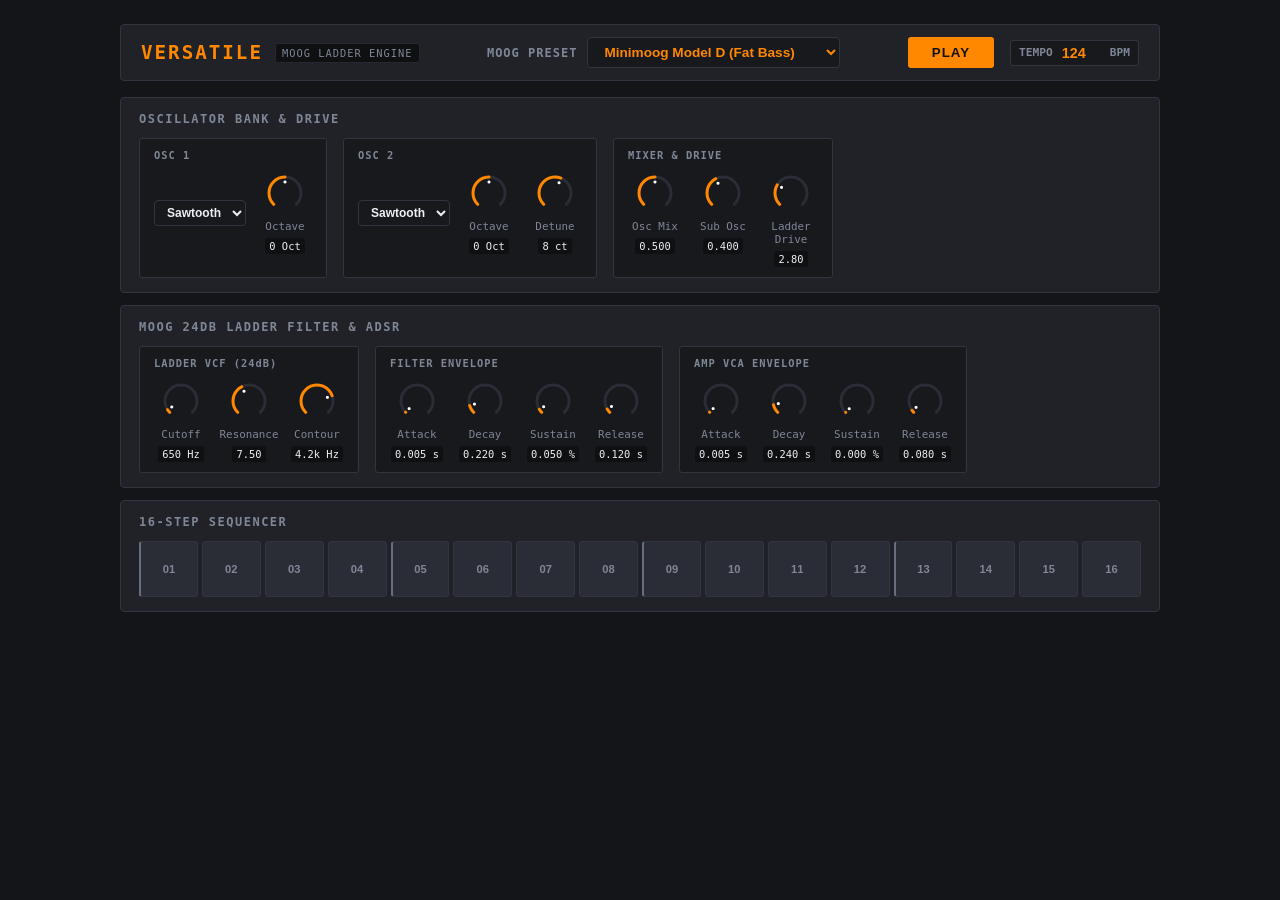
<file: index.html>
<!DOCTYPE html>
<html lang="fr">
<head>
  <meta charset="UTF-8">
  <meta name="viewport" content="width=device-width, initial-scale=1.0">
  <title>Versatile DAW - Moog Edition</title>
  <link rel="stylesheet" href="style.css">
</head>
<body>
  <div class="daw-container">
    <header class="header">
      <div class="brand">
        <h1>VERSATILE</h1>
        <span class="badge">MOOG LADDER ENGINE</span>
      </div>

      <div class="preset-selector-wrap">
        <label for="presetSelect">MOOG PRESET</label>
        <select id="presetSelect">
          <option value="minimoog">Minimoog Model D (Fat Bass)</option>
          <option value="sub37">Moog Sub 37 (Dark Disco Drive)</option>
          <option value="taurus">Moog Taurus (Sub Stomp)</option>
          <option value="grandmother">Moog Grandmother (Pluck)</option>
          <option value="mother32">Moog Mother-32 (Raw Acid)</option>
        </select>
      </div>

      <div class="transport">
        <button id="playBtn" class="btn play-btn">PLAY</button>
        <div class="bpm-box">
          <span class="label">TEMPO</span>
          <input type="number" id="bpm" value="124" min="40" max="240">
          <span class="unit">BPM</span>
        </div>
      </div>
    </header>

    <main class="rack">
      <!-- SECTION OSCILLATEURS & MIXER -->
      <section class="module">
        <div class="module-header">
          <h2>OSCILLATOR BANK & DRIVE</h2>
        </div>
        <div class="rack-row">
          <div class="osc-card">
            <span class="group-title">OSC 1</span>
            <div class="osc-controls">
              <select id="osc1Wave" class="wave-select">
                <option value="sawtooth">Sawtooth</option>
                <option value="square">Square</option>
                <option value="triangle">Triangle</option>
              </select>
              <div class="knob-wrap" data-param="osc1Octave" data-min="-2" data-max="2" data-val="0" data-step="1" data-unit="Oct" data-label="Octave"></div>
            </div>
          </div>

          <div class="osc-card">
            <span class="group-title">OSC 2</span>
            <div class="osc-controls">
              <select id="osc2Wave" class="wave-select">
                <option value="sawtooth">Sawtooth</option>
                <option value="square">Square</option>
                <option value="triangle">Triangle</option>
              </select>
              <div class="knob-wrap" data-param="osc2Octave" data-min="-2" data-max="2" data-val="0" data-step="1" data-unit="Oct" data-label="Octave"></div>
              <div class="knob-wrap" data-param="osc2Detune" data-min="-50" data-max="50" data-val="7" data-step="1" data-unit="ct" data-label="Detune"></div>
            </div>
          </div>

          <div class="knob-group">
            <span class="group-title">MIXER & DRIVE</span>
            <div class="knobs">
              <div class="knob-wrap" data-param="oscMix" data-min="0" data-max="1" data-val="0.5" data-step="0.01" data-unit="" data-label="Osc Mix"></div>
              <div class="knob-wrap" data-param="subLevel" data-min="0" data-max="1" data-val="0.3" data-step="0.01" data-unit="" data-label="Sub Osc"></div>
              <div class="knob-wrap" data-param="drive" data-min="0" data-max="10" data-val="2.5" data-step="0.1" data-unit="" data-label="Ladder Drive"></div>
            </div>
          </div>
        </div>
      </section>

      <!-- SECTION FILTRE 24dB & MODULATIONS -->
      <section class="module">
        <div class="module-header">
          <h2>MOOG 24dB LADDER FILTER & ADSR</h2>
        </div>
        <div class="rack-row">
          <div class="knob-group">
            <span class="group-title">LADDER VCF (24dB)</span>
            <div class="knobs">
              <div class="knob-wrap" data-param="filterCutoff" data-min="20" data-max="14000" data-val="900" data-step="10" data-unit="Hz" data-label="Cutoff"></div>
              <div class="knob-wrap" data-param="filterRes" data-min="0.5" data-max="18" data-val="7" data-step="0.1" data-unit="" data-label="Resonance"></div>
              <div class="knob-wrap" data-param="filterEnvAmt" data-min="-8000" data-max="8000" data-val="3500" data-step="50" data-unit="Hz" data-label="Contour"></div>
            </div>
          </div>

          <div class="knob-group">
            <span class="group-title">FILTER ENVELOPE</span>
            <div class="knobs">
              <div class="knob-wrap" data-param="fAttack" data-min="0.001" data-max="1.5" data-val="0.005" data-step="0.005" data-unit="s" data-label="Attack"></div>
              <div class="knob-wrap" data-param="fDecay" data-min="0.01" data-max="2" data-val="0.22" data-step="0.01" data-unit="s" data-label="Decay"></div>
              <div class="knob-wrap" data-param="fSustain" data-min="0" data-max="1" data-val="0.05" data-step="0.01" data-unit="%" data-label="Sustain"></div>
              <div class="knob-wrap" data-param="fRelease" data-min="0.01" data-max="2" data-val="0.12" data-step="0.01" data-unit="s" data-label="Release"></div>
            </div>
          </div>

          <div class="knob-group">
            <span class="group-title">AMP VCA ENVELOPE</span>
            <div class="knobs">
              <div class="knob-wrap" data-param="ampAttack" data-min="0.001" data-max="1.5" data-val="0.005" data-step="0.005" data-unit="s" data-label="Attack"></div>
              <div class="knob-wrap" data-param="ampDecay" data-min="0.01" data-max="2" data-val="0.25" data-step="0.01" data-unit="s" data-label="Decay"></div>
              <div class="knob-wrap" data-param="ampSustain" data-min="0" data-max="1" data-val="0.0" data-step="0.01" data-unit="%" data-label="Sustain"></div>
              <div class="knob-wrap" data-param="ampRelease" data-min="0.01" data-max="2" data-val="0.08" data-step="0.01" data-unit="s" data-label="Release"></div>
            </div>
          </div>
        </div>
      </section>

      <!-- SEQUENCEUR 16 PAS -->
      <section class="module">
        <div class="module-header">
          <h2>16-STEP SEQUENCER</h2>
        </div>
        <div class="grid" id="sequencerGrid"></div>
      </section>
    </main>
  </div>

  <script src="audio.js"></script>
  <script src="app.js"></script>
</body>
</html>
</file>
<file: style.css>
:root {
  --bg-main: #141518;
  --bg-panel: #202227;
  --bg-subpanel: #18191d;
  --bg-step: #2a2d36;
  --accent: #ff8800;
  --accent-dim: #cc6d00;
  --accent-knob: #00ff88;
  --text-main: #eceff4;
  --text-dim: #7f8796;
  --border: #313540;
  --playhead: #ff0055;
}

* {
  box-sizing: border-box;
  margin: 0;
  padding: 0;
  user-select: none;
}

body {
  font-family: -apple-system, BlinkMacSystemFont, "Segoe UI", Roboto, monospace;
  background-color: var(--bg-main);
  color: var(--text-main);
  padding: 24px;
}

.daw-container {
  max-width: 1040px;
  margin: 0 auto;
  display: flex;
  flex-direction: column;
  gap: 16px;
}

.header {
  display: flex;
  justify-content: space-between;
  align-items: center;
  background: var(--bg-panel);
  border: 1px solid var(--border);
  padding: 12px 20px;
  border-radius: 4px;
}

.brand {
  display: flex;
  align-items: center;
  gap: 12px;
}

h1 {
  font-size: 1.2rem;
  letter-spacing: 2px;
  color: var(--accent);
}

.badge {
  font-size: 0.65rem;
  background: #0f1012;
  color: var(--text-dim);
  padding: 3px 6px;
  border-radius: 3px;
  letter-spacing: 1px;
  border: 1px solid #252830;
}

.preset-selector-wrap {
  display: flex;
  align-items: center;
  gap: 10px;
}

.preset-selector-wrap label {
  font-size: 0.75rem;
  font-weight: 700;
  color: var(--text-dim);
  letter-spacing: 1px;
}

select {
  background: var(--bg-subpanel);
  border: 1px solid var(--border);
  color: var(--accent);
  padding: 6px 12px;
  border-radius: 4px;
  font-weight: bold;
  font-size: 0.85rem;
  outline: none;
  cursor: pointer;
}

.transport {
  display: flex;
  align-items: center;
  gap: 16px;
}

.btn {
  background: var(--accent);
  color: #111;
  border: none;
  font-weight: 800;
  padding: 8px 24px;
  border-radius: 3px;
  cursor: pointer;
  letter-spacing: 1px;
}

.btn:active {
  background: var(--accent-dim);
}

.bpm-box {
  display: flex;
  align-items: center;
  gap: 6px;
  background: var(--bg-subpanel);
  border: 1px solid var(--border);
  padding: 4px 8px;
  border-radius: 3px;
}

.bpm-box .label, .bpm-box .unit {
  font-size: 0.7rem;
  color: var(--text-dim);
  font-weight: bold;
}

.bpm-box input {
  background: transparent;
  border: none;
  color: var(--accent);
  font-weight: bold;
  font-size: 0.9rem;
  width: 45px;
  text-align: center;
  outline: none;
}

.rack {
  display: flex;
  flex-direction: column;
  gap: 12px;
}

.module {
  background: var(--bg-panel);
  border: 1px solid var(--border);
  border-radius: 4px;
  padding: 14px 18px;
}

.module-header h2 {
  font-size: 0.75rem;
  letter-spacing: 1.5px;
  color: var(--text-dim);
  margin-bottom: 12px;
  text-transform: uppercase;
}

.rack-row {
  display: flex;
  gap: 16px;
  flex-wrap: wrap;
}

.osc-card, .knob-group {
  background: var(--bg-subpanel);
  border: 1px solid var(--border);
  border-radius: 3px;
  padding: 10px 14px;
  display: flex;
  flex-direction: column;
  gap: 10px;
}

.osc-controls {
  display: flex;
  align-items: center;
  gap: 12px;
}

.wave-select {
  font-size: 0.75rem;
  padding: 4px 8px;
  color: var(--text-main);
}

.group-title {
  font-size: 0.65rem;
  letter-spacing: 1px;
  color: var(--text-dim);
  font-weight: bold;
}

.knobs {
  display: flex;
  gap: 14px;
}

.knob-wrap {
  display: flex;
  flex-direction: column;
  align-items: center;
  gap: 5px;
  cursor: ns-resize;
  width: 54px;
}

.knob-canvas {
  width: 44px;
  height: 44px;
}

.knob-label {
  font-size: 0.68rem;
  color: var(--text-dim);
  text-align: center;
}

.knob-val {
  font-size: 0.65rem;
  color: var(--text-main);
  background: #0f1012;
  padding: 2px 4px;
  border-radius: 2px;
  font-family: monospace;
}

.grid {
  display: grid;
  grid-template-columns: repeat(16, 1fr);
  gap: 4px;
}

.step-btn {
  background: var(--bg-step);
  border: 1px solid var(--border);
  color: var(--text-dim);
  height: 56px;
  border-radius: 3px;
  cursor: pointer;
  font-weight: bold;
  font-size: 0.7rem;
}

.step-btn:nth-child(4n+1) {
  border-left: 2px solid #666e80;
}

.step-btn.active {
  background: var(--accent);
  color: #111;
  box-shadow: 0 0 8px rgba(255, 136, 0, 0.4);
}

.step-btn.current {
  border: 2px solid var(--playhead) !important;
}
</file>
